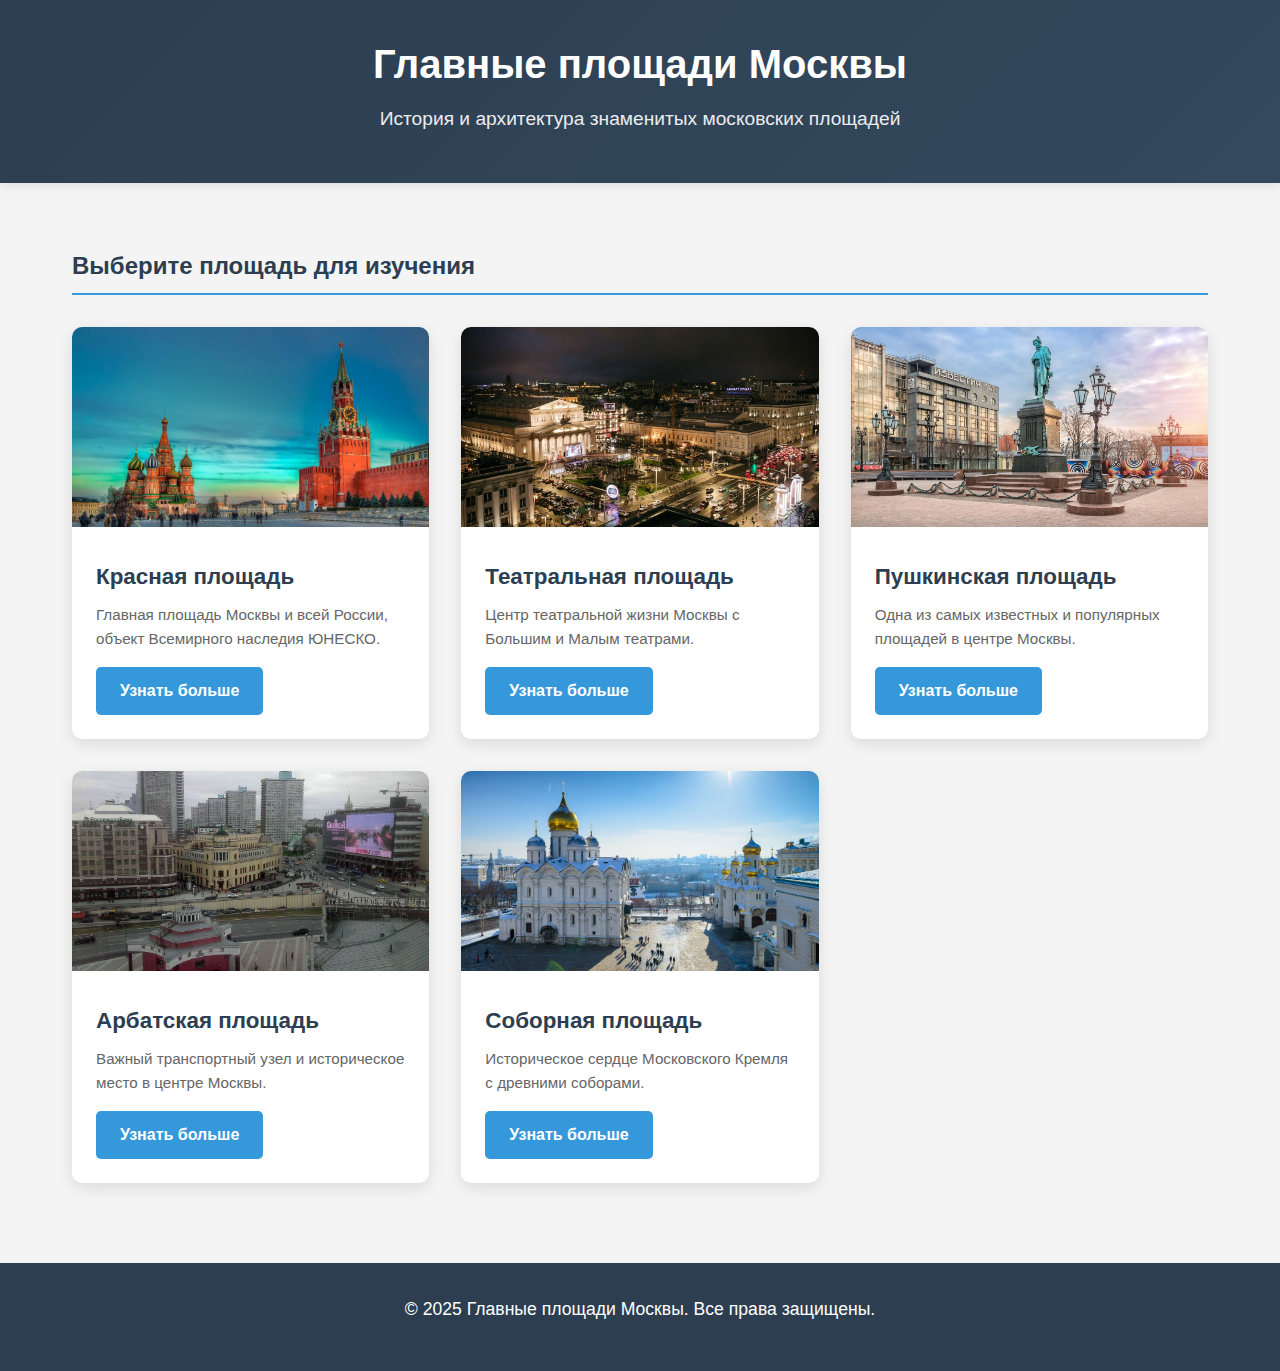
<file: index.html>
<!DOCTYPE html>
<html lang="ru">
<head>
    <meta charset="UTF-8">
    <meta name="viewport" content="width=device-width, initial-scale=1.0">
    <title>Главные площади Москвы</title>
    <link rel="stylesheet" href="style.css">
</head>
<body>
    <header>
        <h1>Главные площади Москвы</h1>
        <p class="subtitle">История и архитектура знаменитых московских площадей</p>
    </header>

    <div class="container">
        <h2>Выберите площадь для изучения</h2>
        <div class="squares-grid">
            <div class="square-card" onclick="location.href='krasnaya.html'">
                <img src="red_main.jpg" class="square-image">
                <div class="square-info">
                    <h3>Красная площадь</h3>
                    <p>Главная площадь Москвы и всей России, объект Всемирного наследия ЮНЕСКО.</p>
                    <a href="krasnaya.html" class="btn">Узнать больше</a>
                </div>
            </div>

            <div class="square-card" onclick="location.href='teatralnaya.html'">
                <img src="teatr_main.jpg" alt="Театральная площадь" class="square-image">
                <div class="square-info">
                    <h3>Театральная площадь</h3>
                    <p>Центр театральной жизни Москвы с Большим и Малым театрами.</p>
                    <a href="teatralnaya.html" class="btn">Узнать больше</a>
                </div>
            </div>

            <div class="square-card" onclick="location.href='pushkinskaya.html'">
                <img src="puskin_main.webp" alt="Пушкинская площадь" class="square-image">
                <div class="square-info">
                    <h3>Пушкинская площадь</h3>
                    <p>Одна из самых известных и популярных площадей в центре Москвы.</p>
                    <a href="pushkinskaya.html" class="btn">Узнать больше</a>
                </div>
            </div>
            <div class="square-card" onclick="location.href='arbatskaya.html'">
                <img src="arbat_main.jpg" alt="Арбатская площадь" class="square-image">
                <div class="square-info">
                    <h3>Арбатская площадь</h3>
                    <p>Важный транспортный узел и историческое место в центре Москвы.</p>
                    <a href="arbatskaya.html" class="btn">Узнать больше</a>
                </div>
            </div>

            <div class="square-card" onclick="location.href='sobornaya.html'">
                <img src="sobor_main.jpg" alt="Соборная площадь" class="square-image">
                <div class="square-info">
                    <h3>Соборная площадь</h3>
                    <p>Историческое сердце Московского Кремля с древними соборами.</p>
                    <a href="sobornaya.html" class="btn">Узнать больше</a>
                </div>
            </div>

        </div>
    </div>

    <footer>
        <p>&copy; 2025 Главные площади Москвы. Все права защищены.</p>
    </footer>
</body>
</html>
</file>
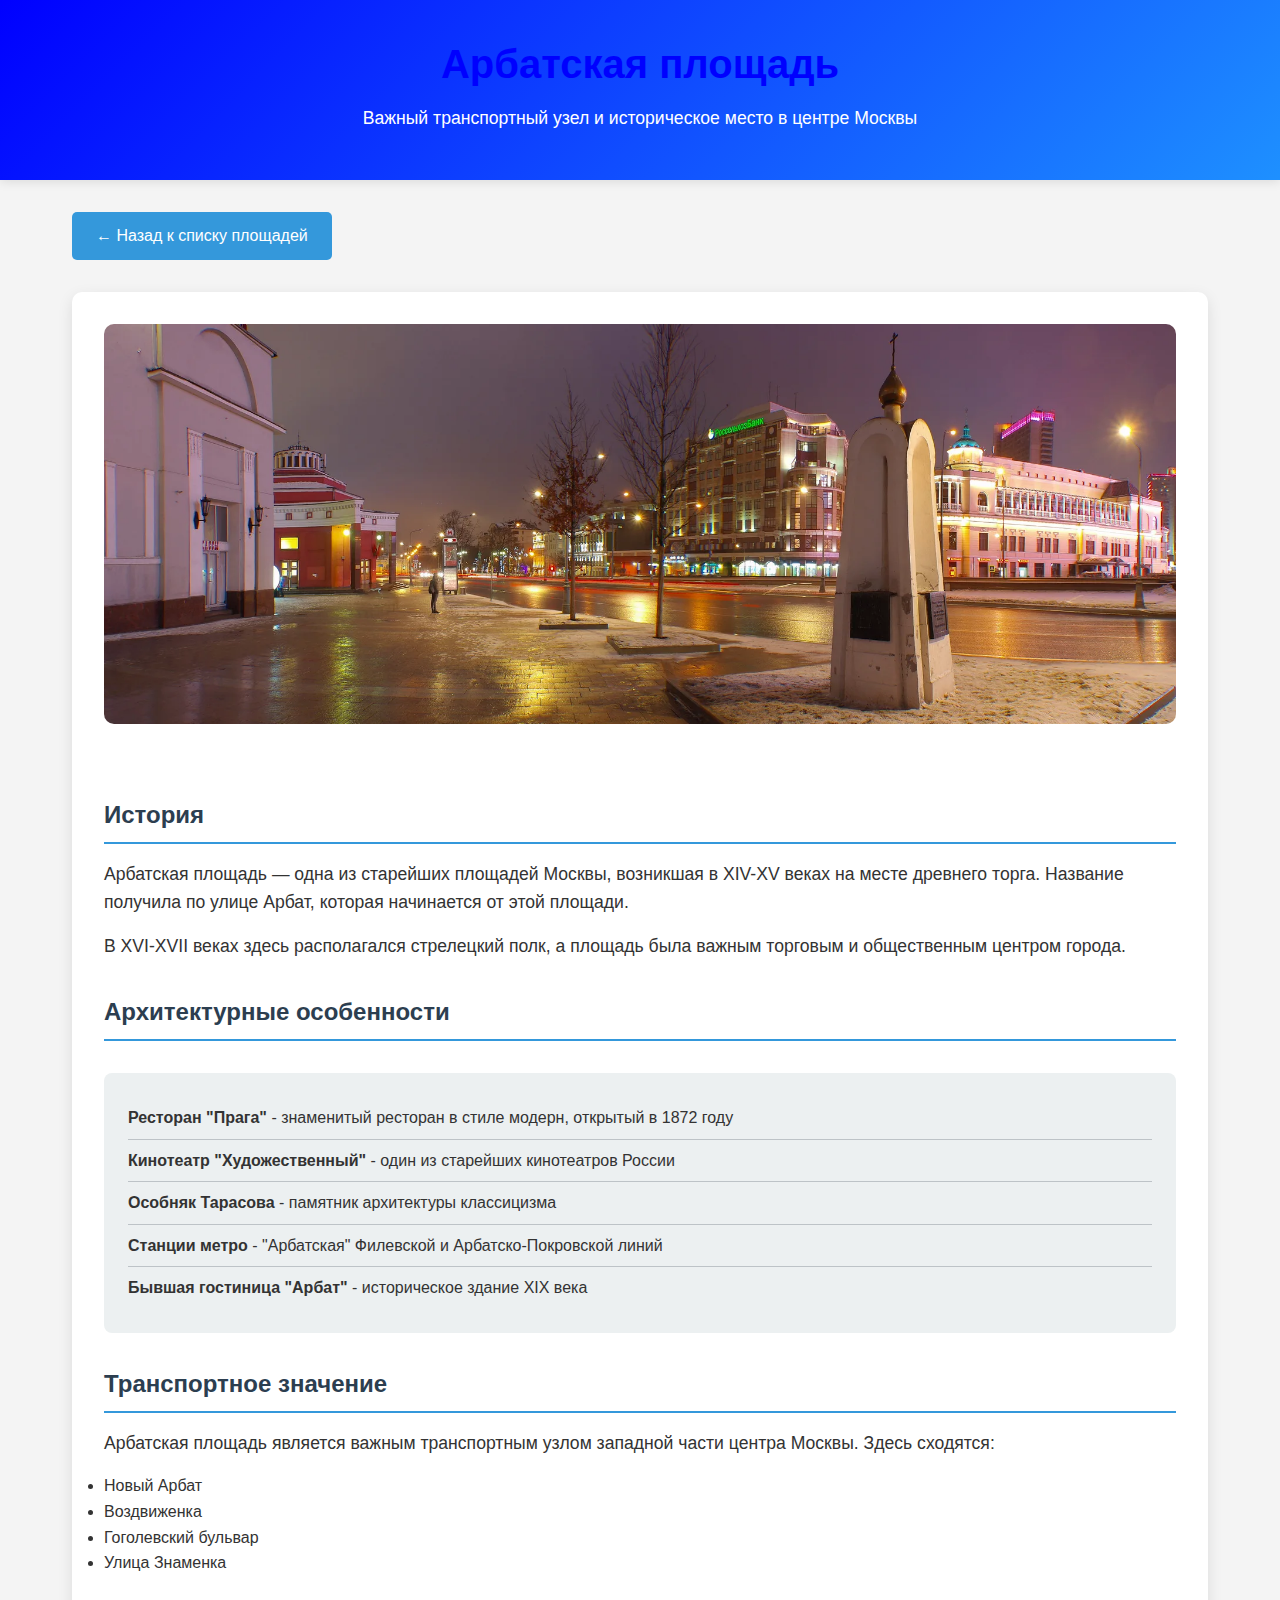
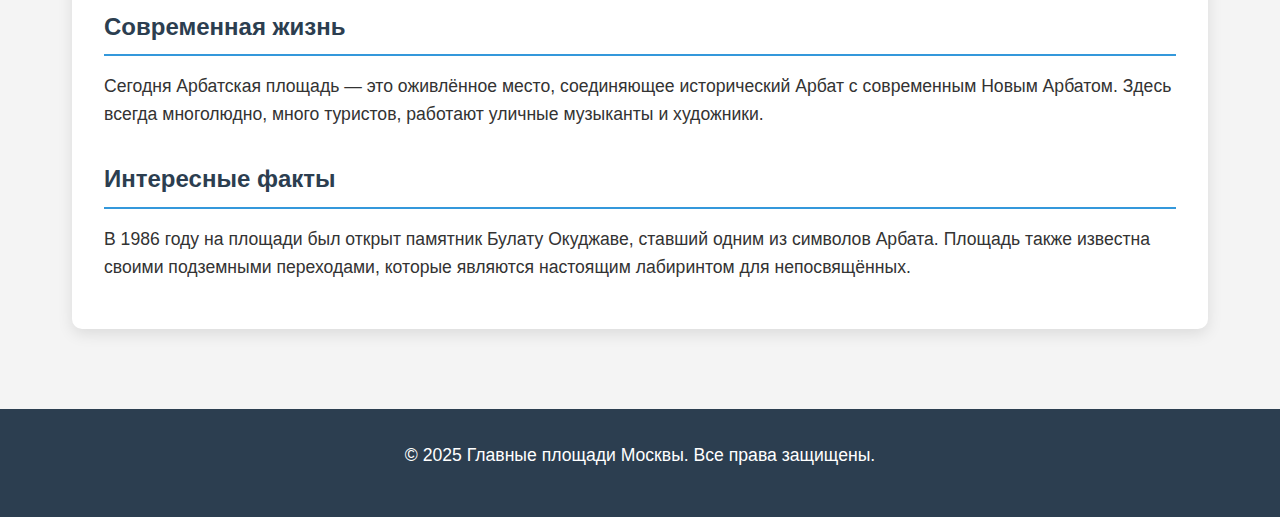
<file: arbatskaya.html>
<!DOCTYPE html>
<html lang="ru">
<head>
    <meta charset="UTF-8">
    <meta name="viewport" content="width=device-width, initial-scale=1.0">
    <title>Арбатская площадь - Главные площади Москвы</title>
    <link rel="stylesheet" href="style.css">
</head>
<body>
    <header class="page-header-blue">
        <h1 class="page-title-blue">Арбатская площадь</h1>
        <p>Важный транспортный узел и историческое место в центре Москвы</p>
    </header>

    <div class="container">
        <a href="index.html" class="back-btn">← Назад к списку площадей</a>
        
        <div class="content">
            <img src="arbat.webp" alt="Арбатская площадь" class="main-image">
            
            <h2>История</h2>
            <p>Арбатская площадь — одна из старейших площадей Москвы, возникшая в XIV-XV веках на месте древнего торга. Название получила по улице Арбат, которая начинается от этой площади.</p>
            <p>В XVI-XVII веках здесь располагался стрелецкий полк, а площадь была важным торговым и общественным центром города.</p>
            
            <h2>Архитектурные особенности</h2>
            <div class="facts">
                <ul>
                    <li><strong>Ресторан "Прага"</strong> - знаменитый ресторан в стиле модерн, открытый в 1872 году</li>
                    <li><strong>Кинотеатр "Художественный"</strong> - один из старейших кинотеатров России</li>
                    <li><strong>Особняк Тарасова</strong> - памятник архитектуры классицизма</li>
                    <li><strong>Станции метро</strong> - "Арбатская" Филевской и Арбатско-Покровской линий</li>
                    <li><strong>Бывшая гостиница "Арбат"</strong> - историческое здание XIX века</li>
                </ul>
            </div>
            
            <h2>Транспортное значение</h2>
            <p>Арбатская площадь является важным транспортным узлом западной части центра Москвы. Здесь сходятся:</p>
            <ul>
                <li>Новый Арбат</li>
                <li>Воздвиженка</li>
                <li>Гоголевский бульвар</li>
                <li>Улица Знаменка</li>
            </ul>
            
            <h2>Современная жизнь</h2>
            <p>Сегодня Арбатская площадь — это оживлённое место, соединяющее исторический Арбат с современным Новым Арбатом. Здесь всегда многолюдно, много туристов, работают уличные музыканты и художники.</p>
            
            <h2>Интересные факты</h2>
            <p>В 1986 году на площади был открыт памятник Булату Окуджаве, ставший одним из символов Арбата. Площадь также известна своими подземными переходами, которые являются настоящим лабиринтом для непосвящённых.</p>
        </div>
    </div>

    <footer>
        <p>&copy; 2025 Главные площади Москвы. Все права защищены.</p>
    </footer>
</body>
</html>
</file>
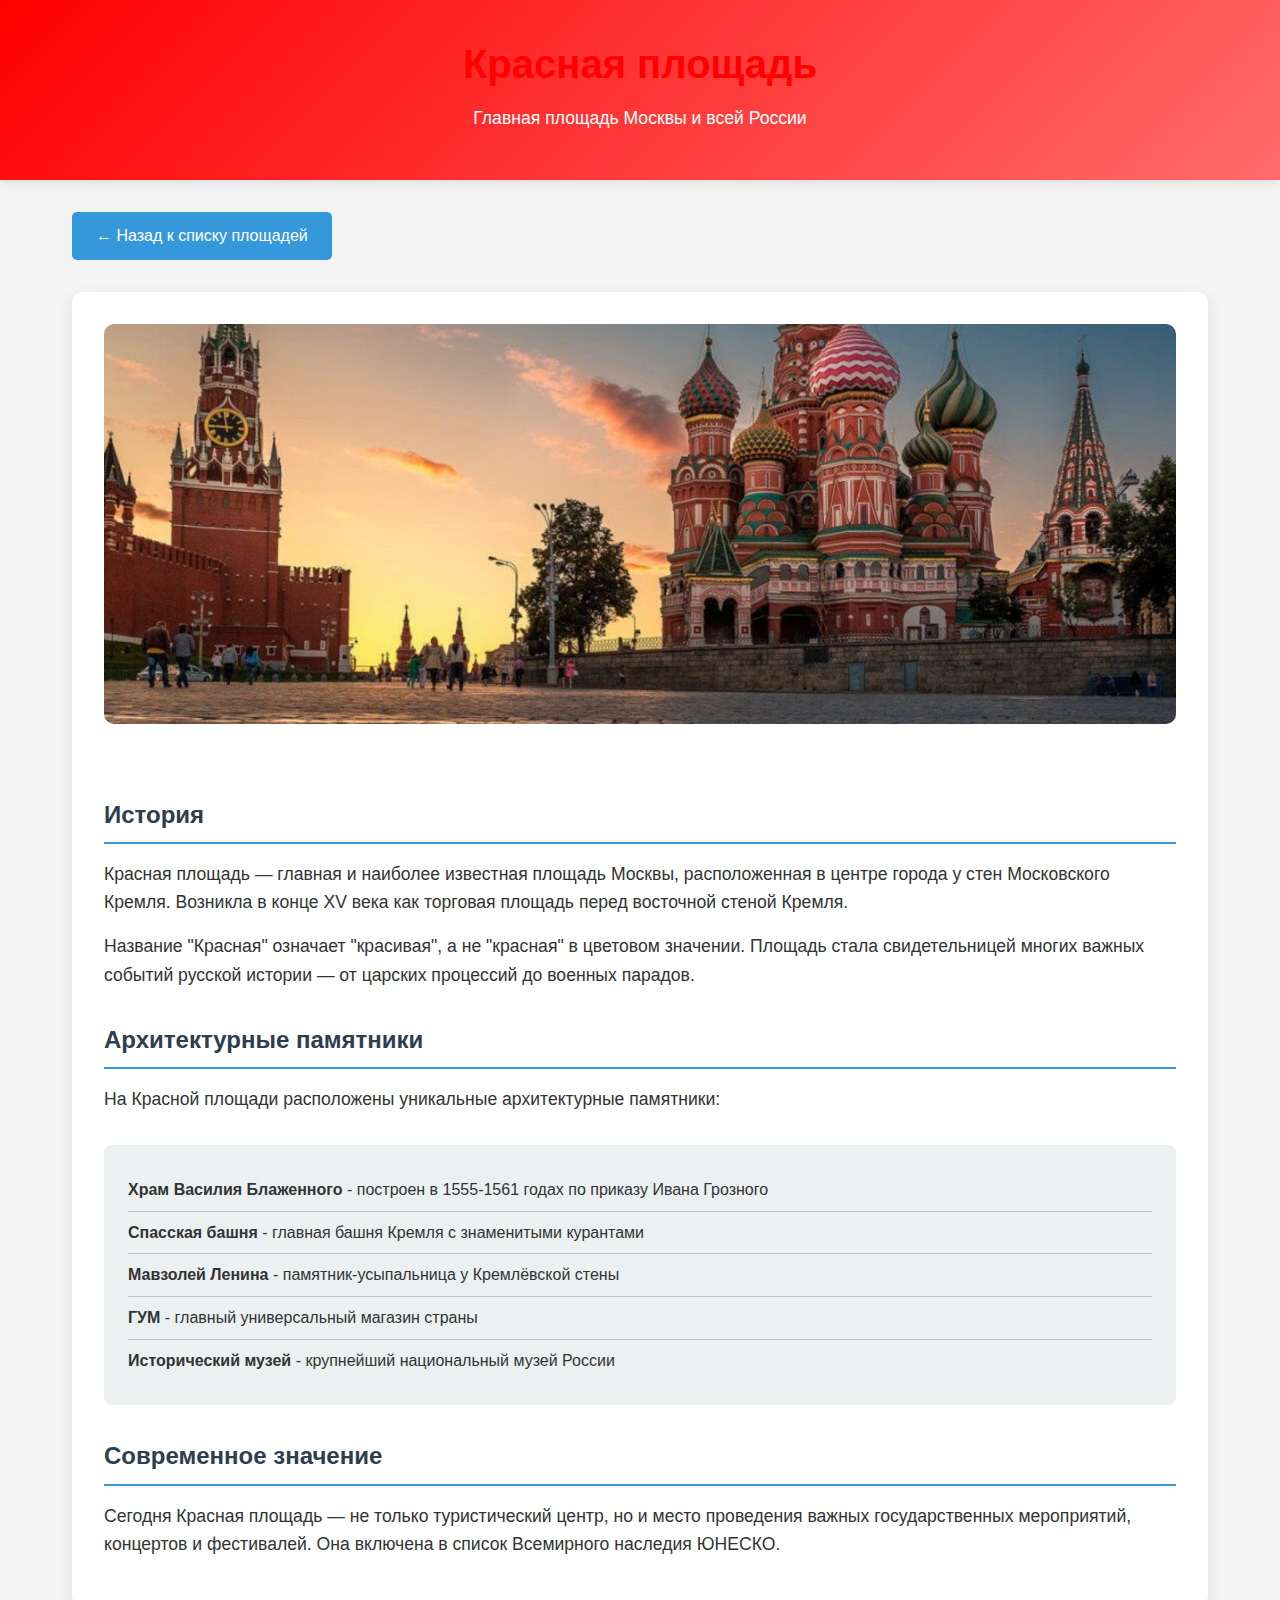
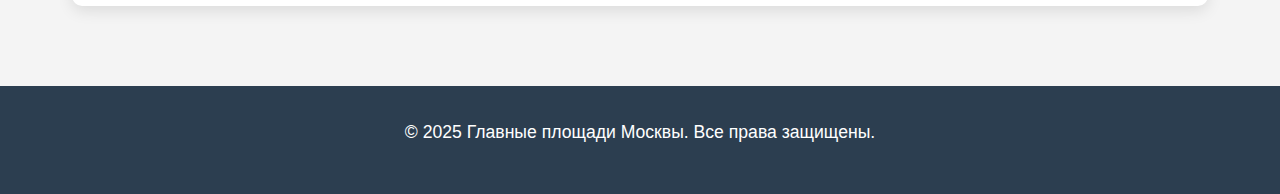
<file: krasnaya.html>
<!DOCTYPE html>
<html lang="ru">
<head>
    <meta charset="UTF-8">
    <meta name="viewport" content="width=device-width, initial-scale=1.0">
    <title>Красная площадь - Главные площади Москвы</title>
    <link rel="stylesheet" href="style.css">
</head>
<body>
    <header class="page-header-red">
        <h1 class="page-title-red">Красная площадь</h1>
        <p>Главная площадь Москвы и всей России</p>
    </header>

    <div class="container">
        <a href="index.html" class="back-btn">← Назад к списку площадей</a>
        
        <div class="content">
            <img src="red.jpg" alt="Красная площадь" class="main-image">
            
            <h2>История</h2>
            <p>Красная площадь — главная и наиболее известная площадь Москвы, расположенная в центре города у стен Московского Кремля. Возникла в конце XV века как торговая площадь перед восточной стеной Кремля.</p>
            <p>Название "Красная" означает "красивая", а не "красная" в цветовом значении. Площадь стала свидетельницей многих важных событий русской истории — от царских процессий до военных парадов.</p>
            
            <h2>Архитектурные памятники</h2>
            <p>На Красной площади расположены уникальные архитектурные памятники:</p>
            
            <div class="facts">
                <ul>
                    <li><strong>Храм Василия Блаженного</strong> - построен в 1555-1561 годах по приказу Ивана Грозного</li>
                    <li><strong>Спасская башня</strong> - главная башня Кремля с знаменитыми курантами</li>
                    <li><strong>Мавзолей Ленина</strong> - памятник-усыпальница у Кремлёвской стены</li>
                    <li><strong>ГУМ</strong> - главный универсальный магазин страны</li>
                    <li><strong>Исторический музей</strong> - крупнейший национальный музей России</li>
                </ul>
            </div>
            
            <h2>Современное значение</h2>
            <p>Сегодня Красная площадь — не только туристический центр, но и место проведения важных государственных мероприятий, концертов и фестивалей. Она включена в список Всемирного наследия ЮНЕСКО.</p>
            

        </div>
    </div>

    <footer>
        <p>&copy; 2025 Главные площади Москвы. Все права защищены.</p>
    </footer>
</body>
</html>
</file>
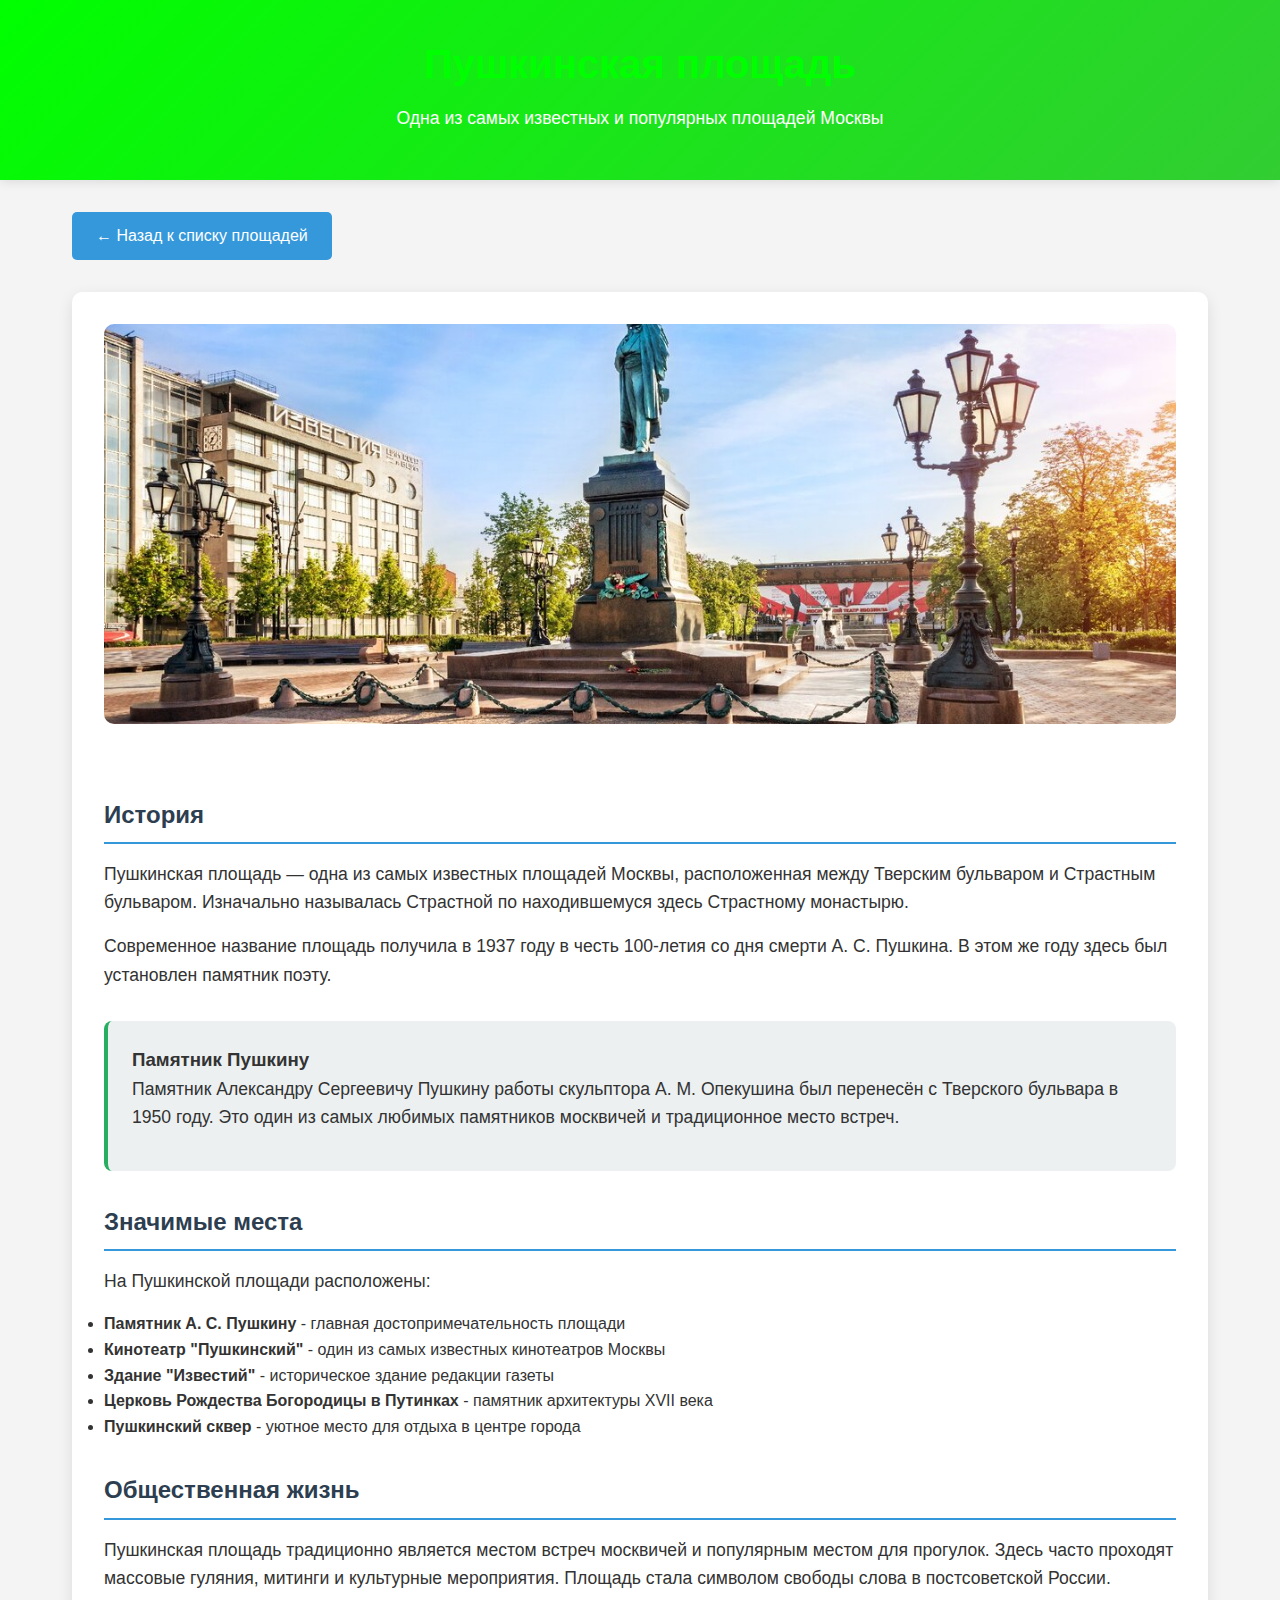
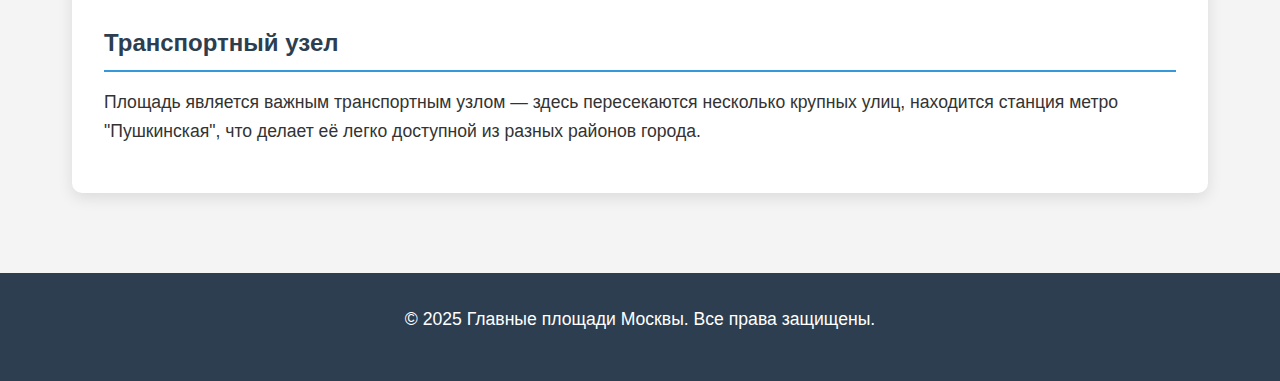
<file: pushkinskaya.html>
<!DOCTYPE html>
<html lang="ru">
<head>
    <meta charset="UTF-8">
    <meta name="viewport" content="width=device-width, initial-scale=1.0">
    <title>Пушкинская площадь - Главные площади Москвы</title>
    <link rel="stylesheet" href="style.css">
</head>
<body>
    <header class="page-header-green">
        <h1 class="page-title-green">Пушкинская площадь</h1>
        <p>Одна из самых известных и популярных площадей Москвы</p>
    </header>

    <div class="container">
        <a href="index.html" class="back-btn">← Назад к списку площадей</a>
        
        <div class="content">
            <img src="puskin.jpg" alt="Пушкинская площадь" class="main-image">
            
            <h2>История</h2>
            <p>Пушкинская площадь — одна из самых известных площадей Москвы, расположенная между Тверским бульваром и Страстным бульваром. Изначально называлась Страстной по находившемуся здесь Страстному монастырю.</p>
            <p>Современное название площадь получила в 1937 году в честь 100-летия со дня смерти А. С. Пушкина. В этом же году здесь был установлен памятник поэту.</p>
            
            <div class="monument">
                <h3>Памятник Пушкину</h3>
                <p>Памятник Александру Сергеевичу Пушкину работы скульптора А. М. Опекушина был перенесён с Тверского бульвара в 1950 году. Это один из самых любимых памятников москвичей и традиционное место встреч.</p>
            </div>
            
            <h2>Значимые места</h2>
            <p>На Пушкинской площади расположены:</p>
            <ul>
                <li><strong>Памятник А. С. Пушкину</strong> - главная достопримечательность площади</li>
                <li><strong>Кинотеатр "Пушкинский"</strong> - один из самых известных кинотеатров Москвы</li>
                <li><strong>Здание "Известий"</strong> - историческое здание редакции газеты</li>
                <li><strong>Церковь Рождества Богородицы в Путинках</strong> - памятник архитектуры XVII века</li>
                <li><strong>Пушкинский сквер</strong> - уютное место для отдыха в центре города</li>
            </ul>
            
            <h2>Общественная жизнь</h2>
            <p>Пушкинская площадь традиционно является местом встреч москвичей и популярным местом для прогулок. Здесь часто проходят массовые гуляния, митинги и культурные мероприятия. Площадь стала символом свободы слова в постсоветской России.</p>
            
            <h2>Транспортный узел</h2>
            <p>Площадь является важным транспортным узлом — здесь пересекаются несколько крупных улиц, находится станция метро "Пушкинская", что делает её легко доступной из разных районов города.</p>
        </div>
    </div>

    <footer>
        <p>&copy; 2025 Главные площади Москвы. Все права защищены.</p>
    </footer>
</body>
</html>
</file>
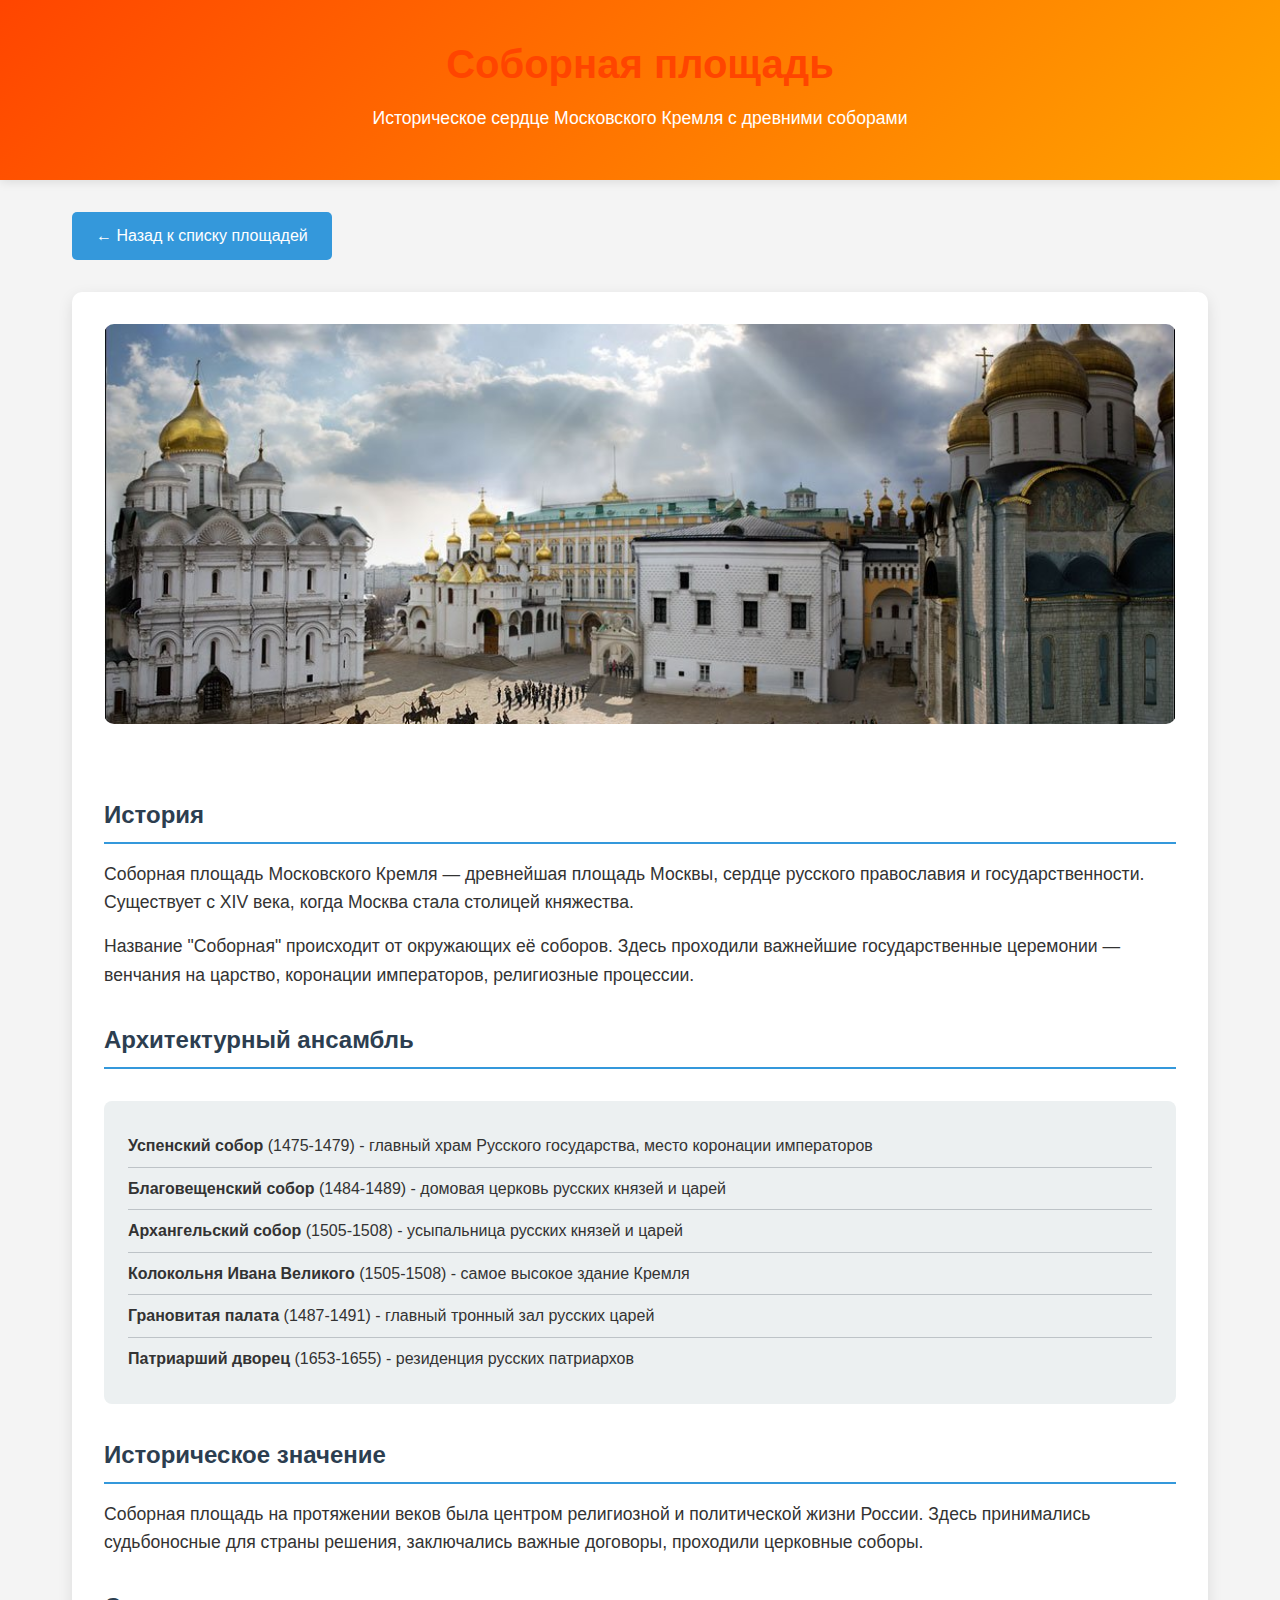
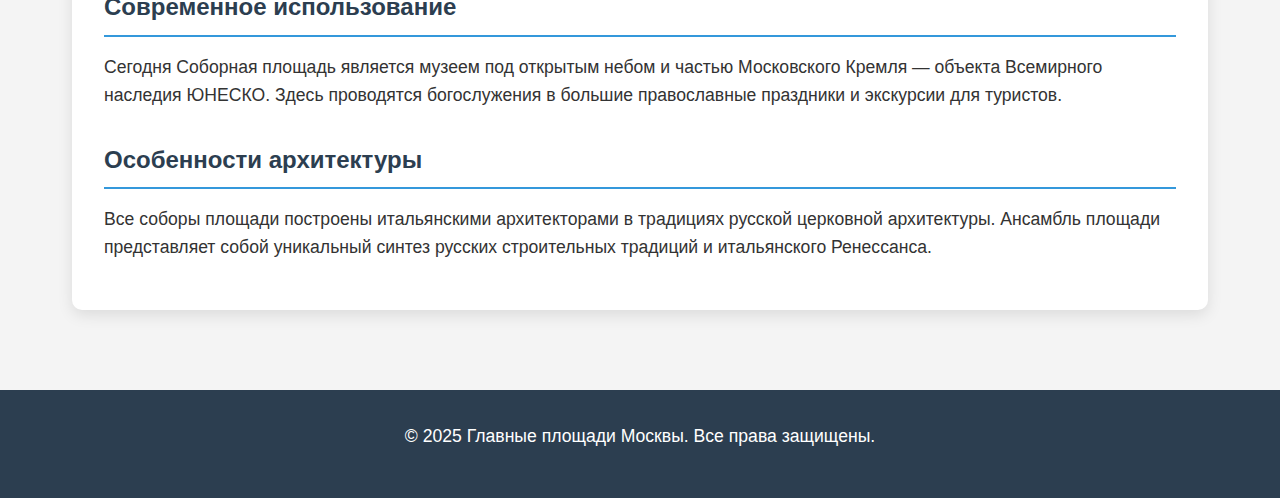
<file: sobornaya.html>
<!DOCTYPE html>
<html lang="ru">
<head>
    <meta charset="UTF-8">
    <meta name="viewport" content="width=device-width, initial-scale=1.0">
    <title>Соборная площадь - Главные площади Москвы</title>
    <link rel="stylesheet" href="style.css">
</head>
<body>
    <header class="page-header-orange">
        <h1 class="page-title-orange">Соборная площадь</h1>
        <p>Историческое сердце Московского Кремля с древними соборами</p>
    </header>

    <div class="container">
        <a href="index.html" class="back-btn">← Назад к списку площадей</a>
        
        <div class="content">
            <img src="sobor.jpg" alt="Соборная площадь" class="main-image">
            
            <h2>История</h2>
            <p>Соборная площадь Московского Кремля — древнейшая площадь Москвы, сердце русского православия и государственности. Существует с XIV века, когда Москва стала столицей княжества.</p>
            <p>Название "Соборная" происходит от окружающих её соборов. Здесь проходили важнейшие государственные церемонии — венчания на царство, коронации императоров, религиозные процессии.</p>
            
            <h2>Архитектурный ансамбль</h2>
            <div class="facts">
                <ul>
                    <li><strong>Успенский собор</strong> (1475-1479) - главный храм Русского государства, место коронации императоров</li>
                    <li><strong>Благовещенский собор</strong> (1484-1489) - домовая церковь русских князей и царей</li>
                    <li><strong>Архангельский собор</strong> (1505-1508) - усыпальница русских князей и царей</li>
                    <li><strong>Колокольня Ивана Великого</strong> (1505-1508) - самое высокое здание Кремля</li>
                    <li><strong>Грановитая палата</strong> (1487-1491) - главный тронный зал русских царей</li>
                    <li><strong>Патриарший дворец</strong> (1653-1655) - резиденция русских патриархов</li>
                </ul>
            </div>
            
            <h2>Историческое значение</h2>
            <p>Соборная площадь на протяжении веков была центром религиозной и политической жизни России. Здесь принимались судьбоносные для страны решения, заключались важные договоры, проходили церковные соборы.</p>
            
            <h2>Современное использование</h2>
            <p>Сегодня Соборная площадь является музеем под открытым небом и частью Московского Кремля — объекта Всемирного наследия ЮНЕСКО. Здесь проводятся богослужения в большие православные праздники и экскурсии для туристов.</p>
            
            <h2>Особенности архитектуры</h2>
            <p>Все соборы площади построены итальянскими архитекторами в традициях русской церковной архитектуры. Ансамбль площади представляет собой уникальный синтез русских строительных традиций и итальянского Ренессанса.</p>
            
           
        </div>
    </div>

    <footer>
        <p>&copy; 2025 Главные площади Москвы. Все права защищены.</p>
    </footer>
</body>
</html>
</file>
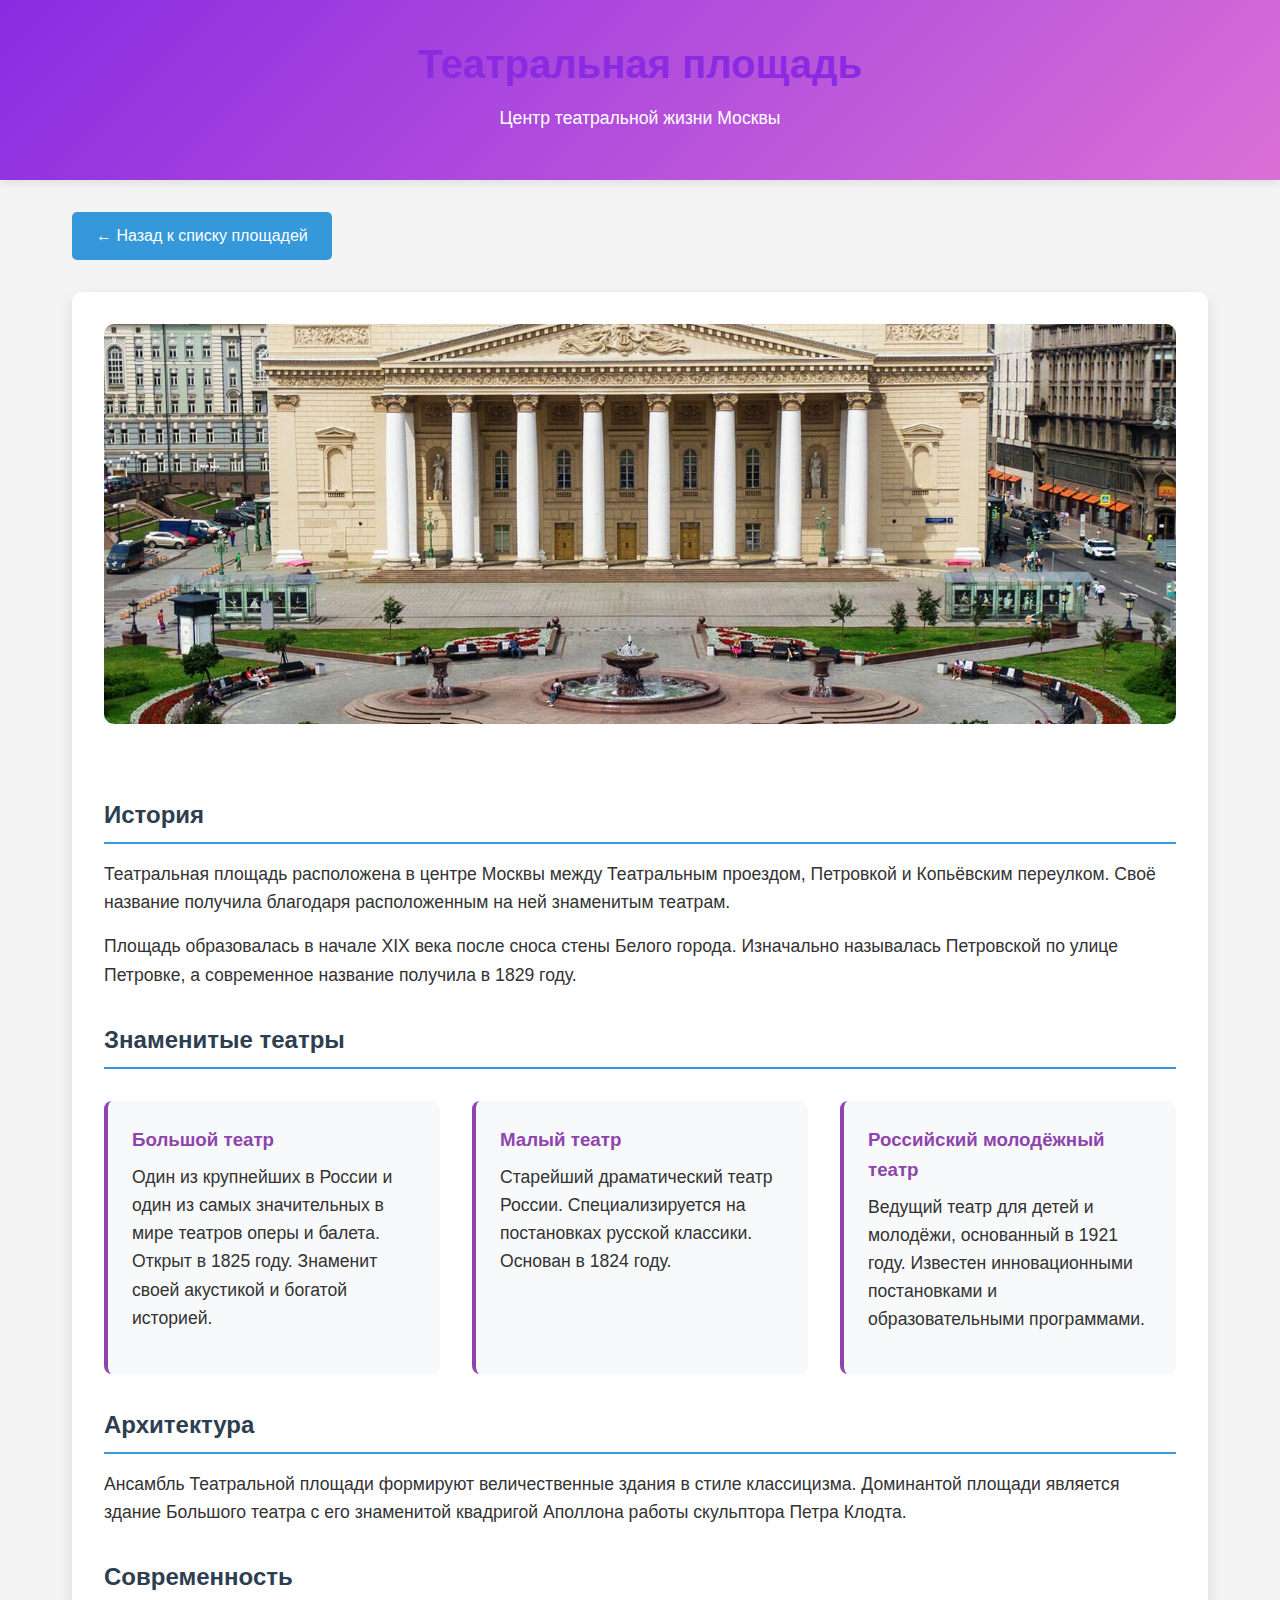
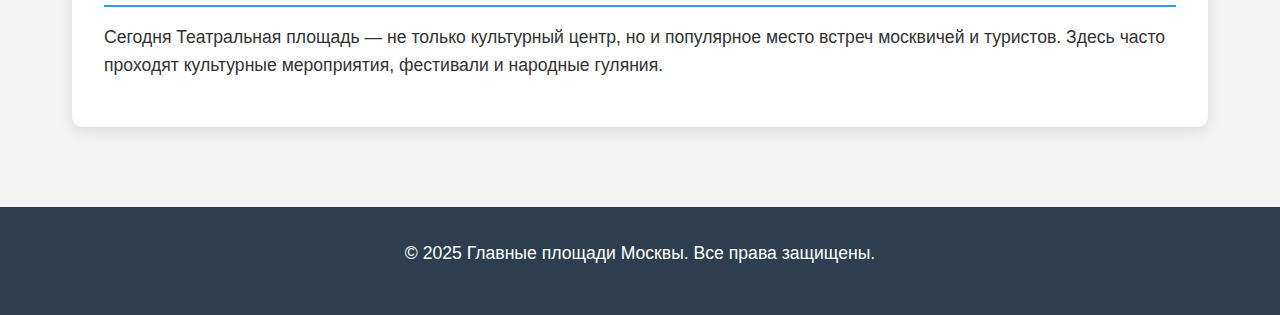
<file: teatralnaya.html>
<!DOCTYPE html>
<html lang="ru">
<head>
    <meta charset="UTF-8">
    <meta name="viewport" content="width=device-width, initial-scale=1.0">
    <title>Театральная площадь - Главные площади Москвы</title>
    <link rel="stylesheet" href="style.css">
</head>
<body>
    <header class="page-header-purple">
        <h1 class="page-title-purple">Театральная площадь</h1>
        <p>Центр театральной жизни Москвы</p>
    </header>

    <div class="container">
        <a href="index.html" class="back-btn">← Назад к списку площадей</a>
        
        <div class="content">
            <img src="teatr.jpg" alt="Театральная площадь" class="main-image">
            
            <h2>История</h2>
            <p>Театральная площадь расположена в центре Москвы между Театральным проездом, Петровкой и Копьёвским переулком. Своё название получила благодаря расположенным на ней знаменитым театрам.</p>
            <p>Площадь образовалась в начале XIX века после сноса стены Белого города. Изначально называлась Петровской по улице Петровке, а современное название получила в 1829 году.</p>
            
            <h2>Знаменитые театры</h2>
            <div class="theaters">
                <div class="theater">
                    <h3>Большой театр</h3>
                    <p>Один из крупнейших в России и один из самых значительных в мире театров оперы и балета. Открыт в 1825 году. Знаменит своей акустикой и богатой историей.</p>
                </div>
                
                <div class="theater">
                    <h3>Малый театр</h3>
                    <p>Старейший драматический театр России. Специализируется на постановках русской классики. Основан в 1824 году.</p>
                </div>
                
                <div class="theater">
                    <h3>Российский молодёжный театр</h3>
                    <p>Ведущий театр для детей и молодёжи, основанный в 1921 году. Известен инновационными постановками и образовательными программами.</p>
                </div>
            </div>
            
            <h2>Архитектура</h2>
            <p>Ансамбль Театральной площади формируют величественные здания в стиле классицизма. Доминантой площади является здание Большого театра с его знаменитой квадригой Аполлона работы скульптора Петра Клодта.</p>
            
            <h2>Современность</h2>
            <p>Сегодня Театральная площадь — не только культурный центр, но и популярное место встреч москвичей и туристов. Здесь часто проходят культурные мероприятия, фестивали и народные гуляния.</p>
        </div>
    </div>

    <footer>
        <p>&copy; 2025 Главные площади Москвы. Все права защищены.</p>
    </footer>
</body>
</html>
</file>
<file: style.css>
/* Общие стили */
* {
    margin: 0;
    padding: 0;
    box-sizing: border-box;
}

body {
    font-family: 'Arial', sans-serif;
    line-height: 1.6;
    background-color: #f4f4f4;
    color: #333;
}

/* Шапка */
header {
    background: linear-gradient(135deg, #2c3e50, #34495e);
    color: white;
    text-align: center;
    padding: 2rem 0;
    box-shadow: 0 2px 10px rgba(0,0,0,0.1);
}

h1 {
    font-size: 2.5rem;
    margin-bottom: 0.5rem;
}

.subtitle {
    font-size: 1.2rem;
    opacity: 0.9;
}

/* Основной контейнер */
.container {
    max-width: 1200px;
    margin: 0 auto;
    padding: 2rem;
}

/* Сетка карточек на главной */
.squares-grid {
    display: grid;
    grid-template-columns: repeat(auto-fit, minmax(300px, 1fr));
    gap: 2rem;
    margin-top: 2rem;
}

.square-card {
    background: white;
    border-radius: 10px;
    overflow: hidden;
    box-shadow: 0 5px 15px rgba(0,0,0,0.1);
    transition: transform 0.3s ease, box-shadow 0.3s ease;
    cursor: pointer;
}

.square-card:hover {
    transform: translateY(-5px);
    box-shadow: 0 10px 25px rgba(0,0,0,0.15);
}

.square-image {
    width: 100%;
    height: 200px;
    object-fit: cover;
}

.square-info {
    padding: 1.5rem;
}

.square-info h3 {
    color: #2c3e50;
    margin-bottom: 0.5rem;
    font-size: 1.4rem;
}

.square-info p {
    color: #666;
    margin-bottom: 1rem;
    font-size: 0.95rem;
}

/* Кнопки */
.btn {
    display: inline-block;
    background: #3498db;
    color: white;
    padding: 0.7rem 1.5rem;
    border: none;
    border-radius: 5px;
    text-decoration: none;
    font-weight: bold;
    transition: background 0.3s ease;
}

.btn:hover {
    background: #2980b9;
}

.back-btn {
    display: inline-block;
    background: #3498db;
    color: white;
    padding: 0.7rem 1.5rem;
    border-radius: 5px;
    text-decoration: none;
    margin-bottom: 2rem;
    transition: background 0.3s ease;
}

.back-btn:hover {
    background: #2980b9;
}

/* Контент страниц */
.content {
    background: white;
    border-radius: 10px;
    padding: 2rem;
    box-shadow: 0 5px 15px rgba(0,0,0,0.1);
}

.main-image {
    width: 100%;
    height: 400px;
    object-fit: cover;
    border-radius: 10px;
    margin-bottom: 2rem;
}

/* Заголовки страниц */
.page-header-red { background: linear-gradient(135deg, #ff0000, #ff6b6b); }
.page-header-purple { background: linear-gradient(135deg, #8a2be2, #da70d6); }
.page-header-green { background: linear-gradient(135deg, #00ff00, #32cd32); }
.page-header-blue { background: linear-gradient(135deg, #0000ff, #1e90ff); }
.page-header-orange { background: linear-gradient(135deg, #ff4500, #ffa500); }

.page-title-red { color: #ff0000; }
.page-title-purple { color: #8a2be2; }
.page-title-green { color: #00ff00; }
.page-title-blue { color: #0000ff; }
.page-title-orange { color: #ff4500; }
/* Подзаголовки */
h2 {
    color: #2c3e50;
    margin: 2rem 0 1rem 0;
    border-bottom: 2px solid #3498db;
    padding-bottom: 0.5rem;
}

p {
    margin-bottom: 1rem;
    font-size: 1.1rem;
}

/* Блоки с фактами */
.facts {
    background: #ecf0f1;
    padding: 1.5rem;
    border-radius: 8px;
    margin: 2rem 0;
}

.facts ul {
    list-style-type: none;
}

.facts li {
    padding: 0.5rem 0;
    border-bottom: 1px solid #bdc3c7;
}

.facts li:last-child {
    border-bottom: none;
}

/* Галерея */
.gallery {
    display: grid;
    grid-template-columns: repeat(auto-fit, minmax(250px, 1fr));
    gap: 1rem;
    margin-top: 2rem;
}

.gallery img {
    width: 100%;
    height: 200px;
    object-fit: cover;
    border-radius: 8px;
    transition: transform 0.3s ease;
}

.gallery img:hover {
    transform: scale(1.05);
}

/* Блоки театров */
.theaters {
    display: grid;
    grid-template-columns: repeat(auto-fit, minmax(300px, 1fr));
    gap: 2rem;
    margin: 2rem 0;
}

.theater {
    background: #f8f9fa;
    padding: 1.5rem;
    border-radius: 8px;
    border-left: 4px solid #8e44ad;
}

.theater h3 {
    color: #8e44ad;
    margin-bottom: 0.5rem;
}

/* Памятник */
.monument {
    background: #ecf0f1;
    padding: 1.5rem;
    border-radius: 8px;
    margin: 2rem 0;
    border-left: 4px solid #27ae60;
}

/* Подвал */
footer {
    background: #2c3e50;
    color: white;
    text-align: center;
    padding: 2rem 0;
    margin-top: 3rem;
}

/* Адаптивность */
@media (max-width: 768px) {
    .container {
        padding: 1rem;
    }
    
    h1 {
        font-size: 2rem;
    }
    
    .main-image {
        height: 250px;
    }
    
    .squares-grid {
        grid-template-columns: 1fr;
    }
}
</file>
